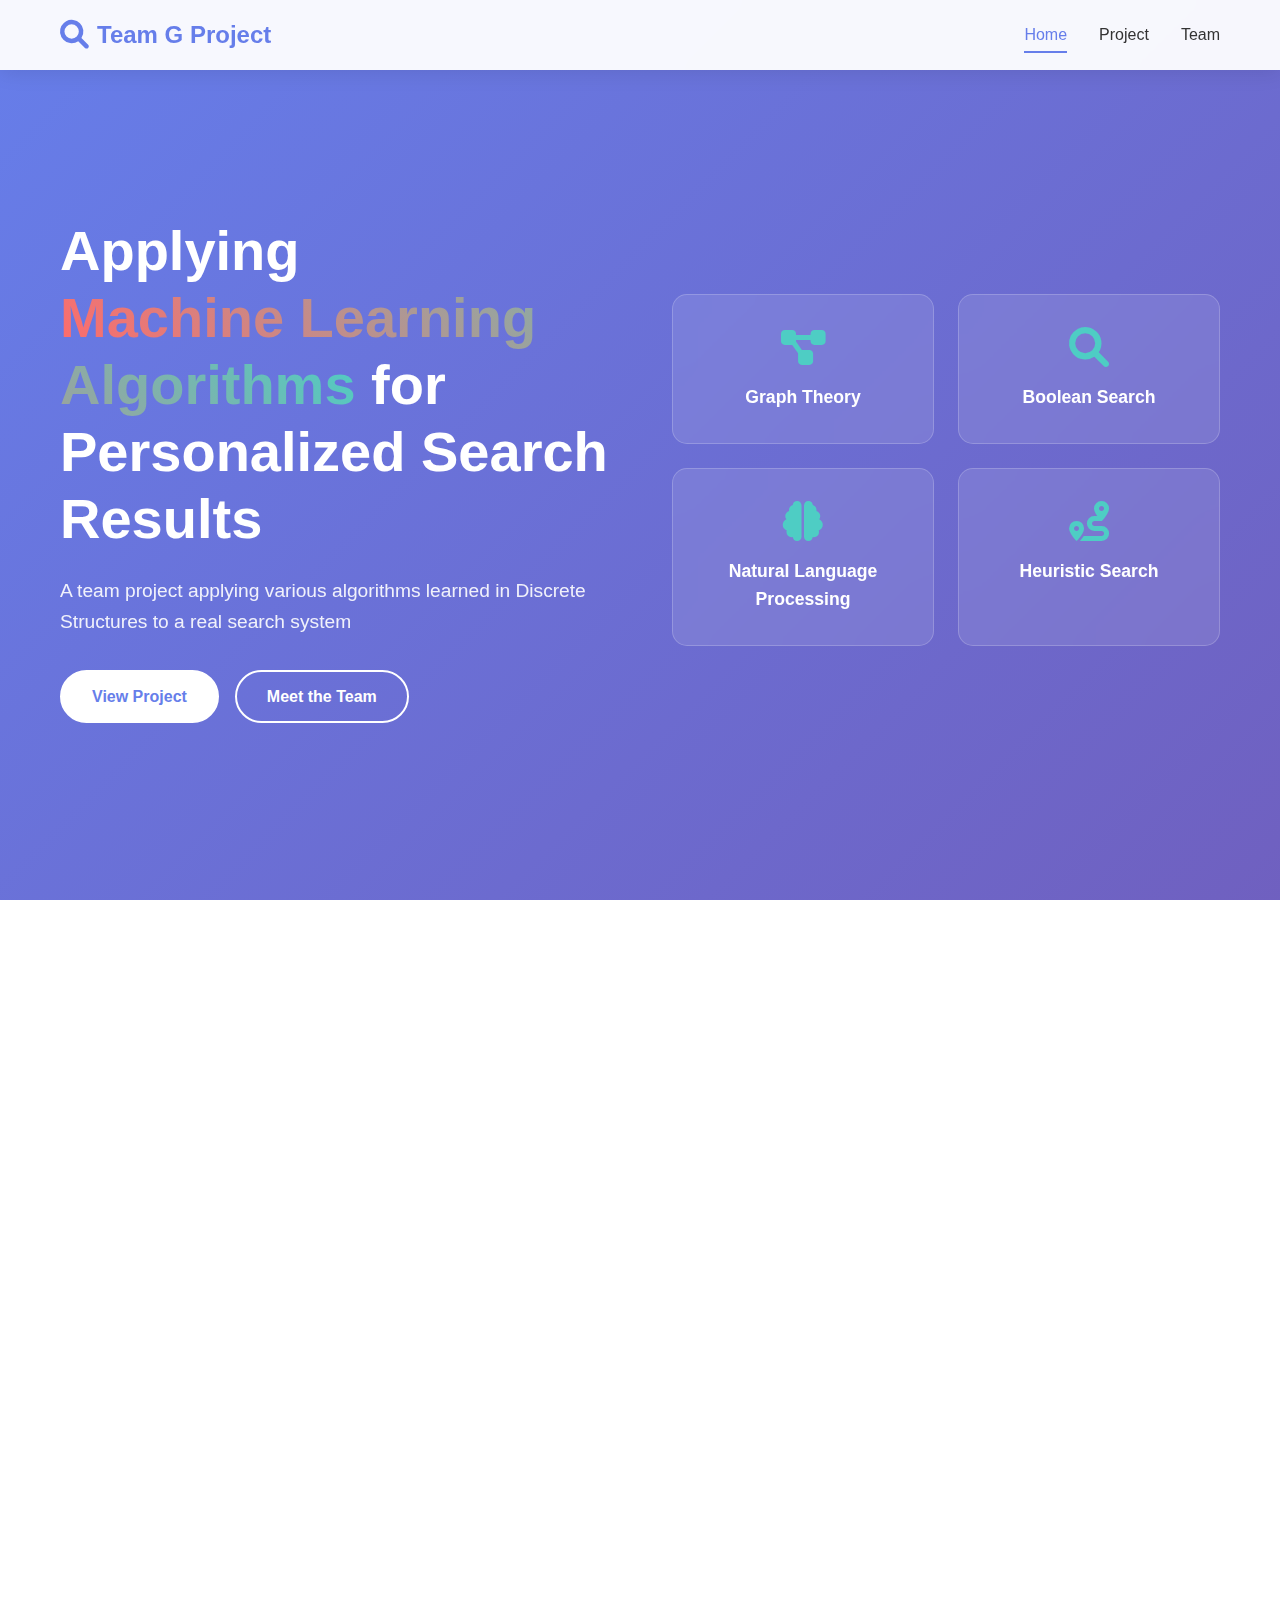
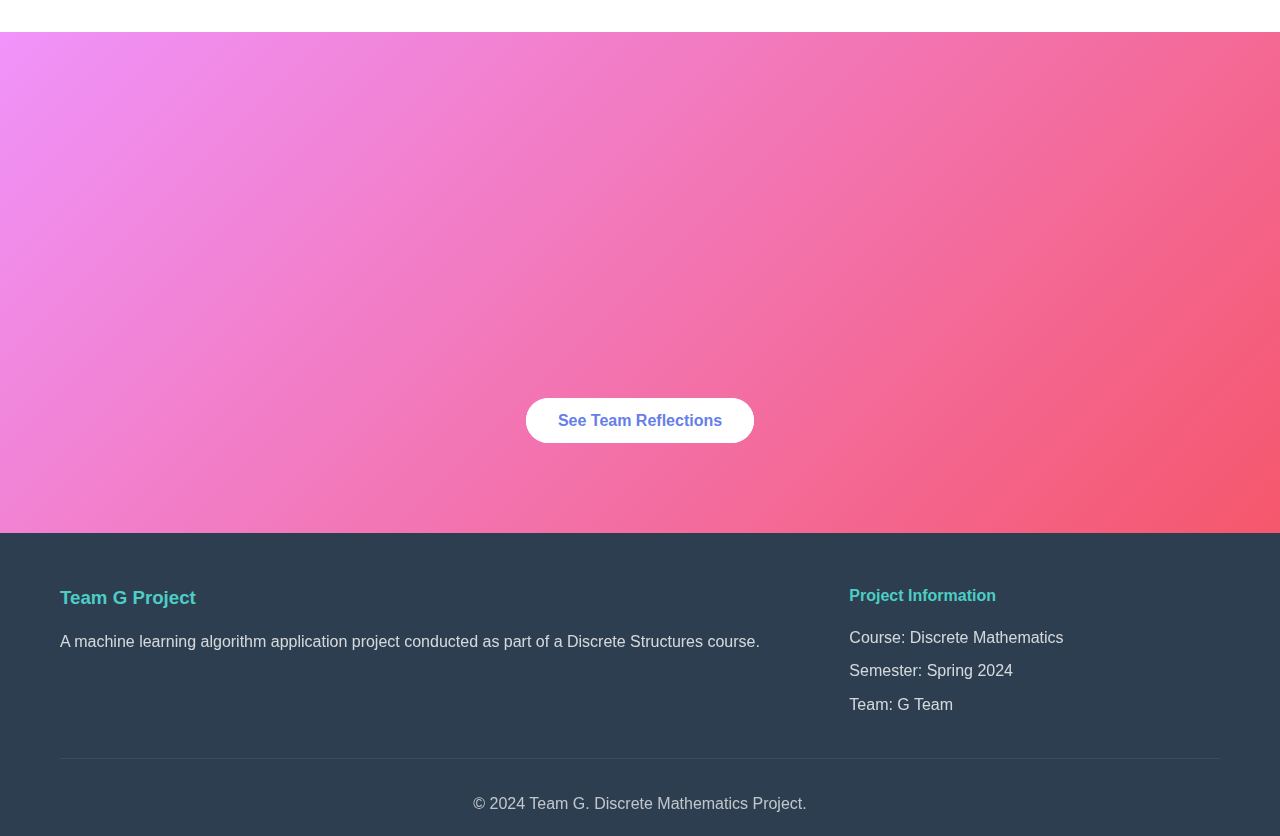
<file: index.html>
<!DOCTYPE html>
<html lang="en">
<head>
    <meta charset="UTF-8">
    <meta name="viewport" content="width=device-width, initial-scale=1.0">
    <title>Personalized Search Algorithm Project - Team G</title>
    <link rel="stylesheet" href="styles/main.css">
    <link href="https://cdnjs.cloudflare.com/ajax/libs/font-awesome/6.0.0/css/all.min.css" rel="stylesheet">
</head>
<body>
    <!-- Navigation -->
    <nav class="navbar">
        <div class="nav-container">
            <div class="nav-logo">
                <i class="fas fa-search"></i>
                <span>Team G Project</span>
            </div>
            <div class="nav-menu" id="navMenu">
                <a href="index.html" class="nav-link active">Home</a>
                <a href="pages/project.html" class="nav-link">Project</a>
                <a href="pages/team.html" class="nav-link">Team</a>
            </div>
            <div class="hamburger" id="hamburger">
                <span></span>
                <span></span>
                <span></span>
            </div>
        </div>
    </nav>

    <!-- Hero Section -->
    <section class="hero">
        <div class="hero-container">
            <div class="hero-content">
                <h1 class="hero-title">Applying <br><span class="highlight">Machine Learning Algorithms</span> for Personalized Search Results</h1>
                <p class="hero-subtitle">A team project applying various algorithms learned in Discrete Structures to a real search system</p>
                <div class="hero-buttons">
                    <a href="pages/project.html" class="btn btn-primary">View Project</a>
                    <a href="pages/team.html" class="btn btn-secondary">Meet the Team</a>
                </div>
            </div>
            <div class="hero-visual">
                <div class="algorithm-cards">
                    <div class="card">
                        <i class="fas fa-project-diagram"></i>
                        <span>Graph Theory</span>
                    </div>
                    <div class="card">
                        <i class="fas fa-search"></i>
                        <span>Boolean Search</span>
                    </div>
                    <div class="card">
                        <i class="fas fa-brain"></i>
                        <span>Natural Language Processing</span>
                    </div>
                    <div class="card">
                        <i class="fas fa-route"></i>
                        <span>Heuristic Search</span>
                    </div>
                </div>
            </div>
        </div>
    </section>

    <!-- Features Section -->
    <section class="features">
        <div class="container">
            <h2 class="section-title">Core Features</h2>
            <div class="features-grid">
                <div class="feature-card">
                    <div class="feature-icon">
                        <i class="fas fa-spider"></i>
                    </div>
                    <h3>Web Crawling</h3>
                    <p>Automatically collects suggested queries and related sentences from Google search results.</p>
                </div>
                <div class="feature-card">
                    <div class="feature-icon">
                        <i class="fas fa-chart-bar"></i>
                    </div>
                    <h3>Keyword Frequency Analysis</h3>
                    <p>Tracks the frequency of user input keywords to provide personalized search results.</p>
                </div>
                <div class="feature-card">
                    <div class="feature-icon">
                        <i class="fas fa-filter"></i>
                    </div>
                    <h3>Result Filtering</h3>
                    <p>Filters out only the most relevant information from collected data.</p>
                </div>
                <div class="feature-card">
                    <div class="feature-icon">
                        <i class="fas fa-save"></i>
                    </div>
                    <h3>Data Storage</h3>
                    <p>Saves user search history to continuously improve personalization.</p>
                </div>
            </div>
        </div>
    </section>

    <!-- Team Section -->
    <section class="team-preview">
        <div class="container">
            <h2 class="section-title">Team Members</h2>
            <div class="team-members">
                <div class="member-card">
                    <div class="member-icon">Kim Gawon</div>
                </div>
                <div class="member-card">
                    <div class="member-icon">Kim Suchan</div>
                </div>
                <div class="member-card">
                    <div class="member-icon">Kim Jimin</div>
                </div>
                <div class="member-card">
                    <div class="member-icon">Wang Wooseok</div>
                </div>
                <div class="member-card">
                    <div class="member-icon">Yoon Jehyeon</div>
                </div>
                <div class="member-card">
                    <div class="member-icon">Hwang Sunjun</div>
                </div>
            </div>
            <div class="team-cta">
                <a href="pages/team.html" class="btn btn-primary">See Team Reflections</a>
            </div>
        </div>
    </section>

    <!-- Footer -->
    <footer class="footer">
        <div class="container">
            <div class="footer-content">
                <div class="footer-section">
                    <h3>Team G Project</h3>
                    <p>A machine learning algorithm application project conducted as part of a Discrete Structures course.</p>
                </div>
                <div class="footer-section">
                    <h4>Project Information</h4>
                    <p>Course: Discrete Mathematics</p>
                    <p>Semester: Spring 2024</p>
                    <p>Team: G Team</p>
                </div>
            </div>
            <div class="footer-bottom">
                <p>&copy; 2024 Team G. Discrete Mathematics Project.</p>
            </div>
        </div>
    </footer>

    <script src="scripts/main.js"></script>
</body>
</html>
</file>
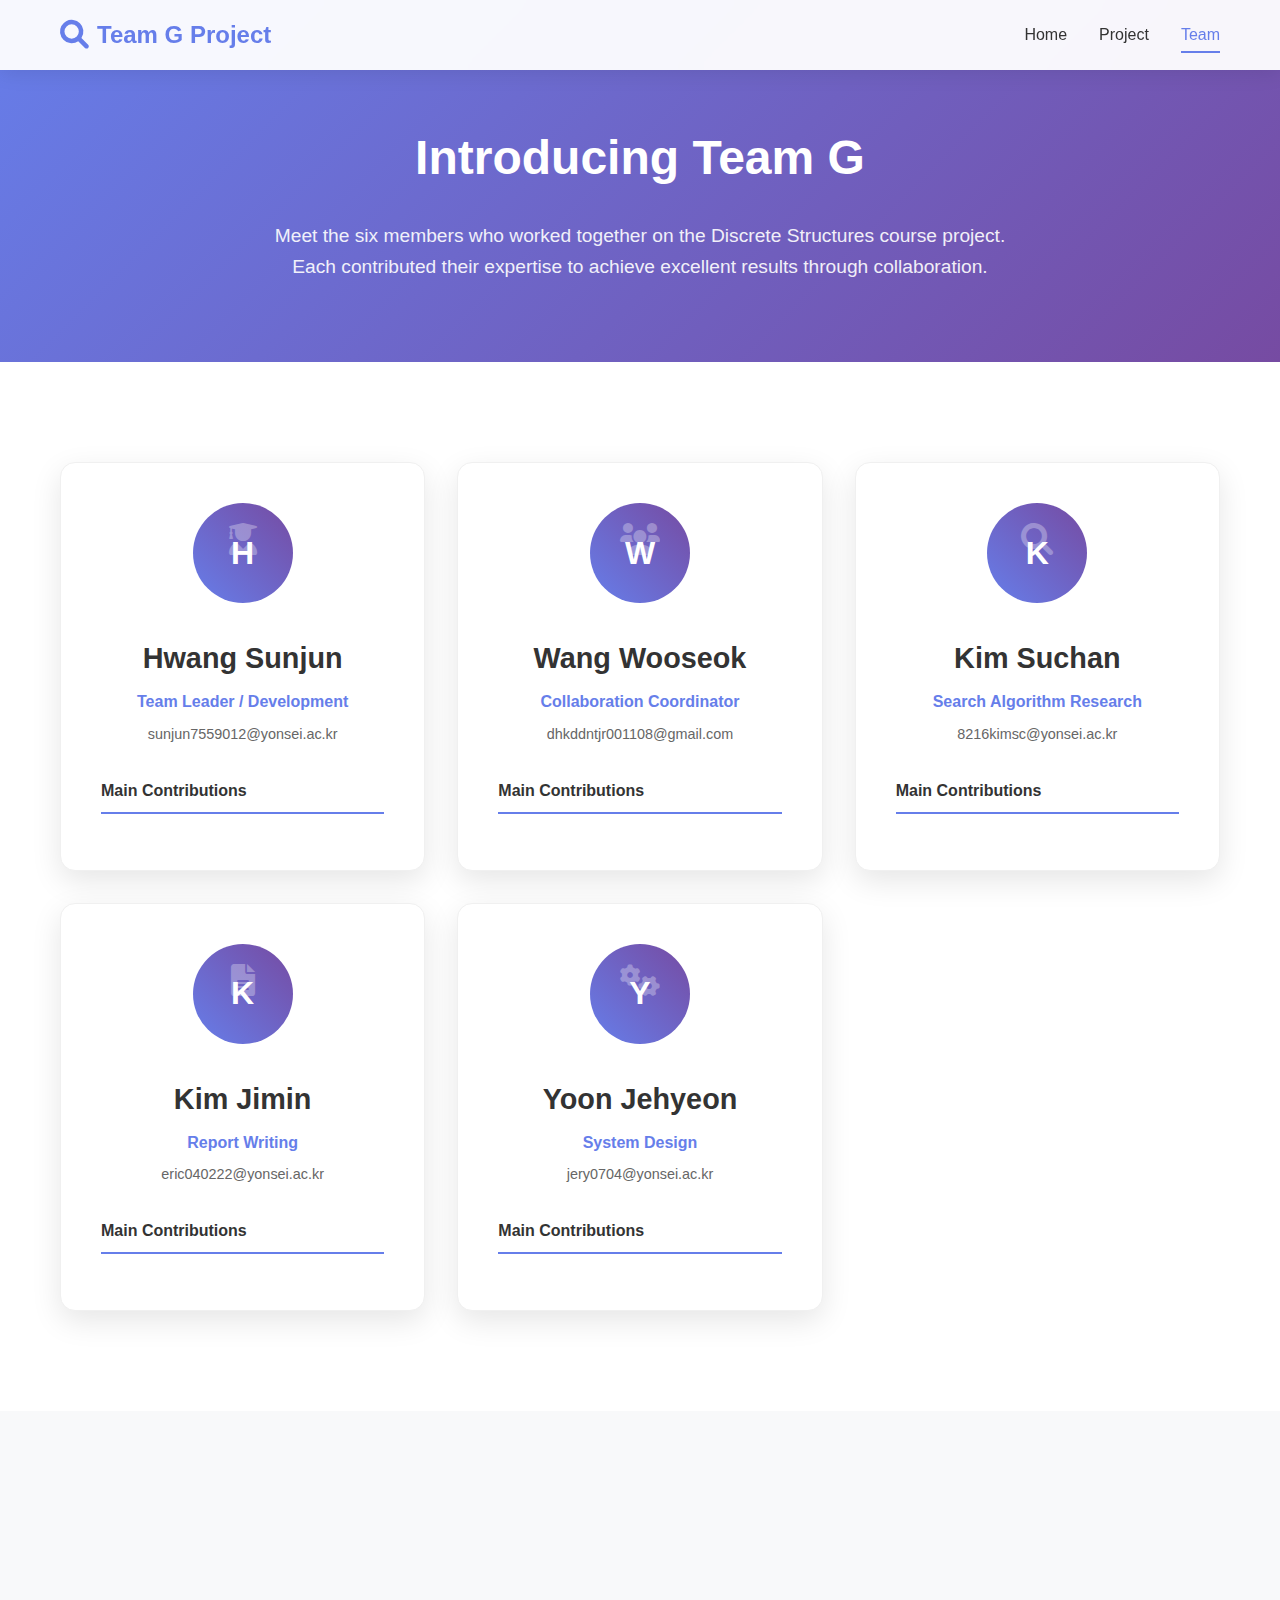
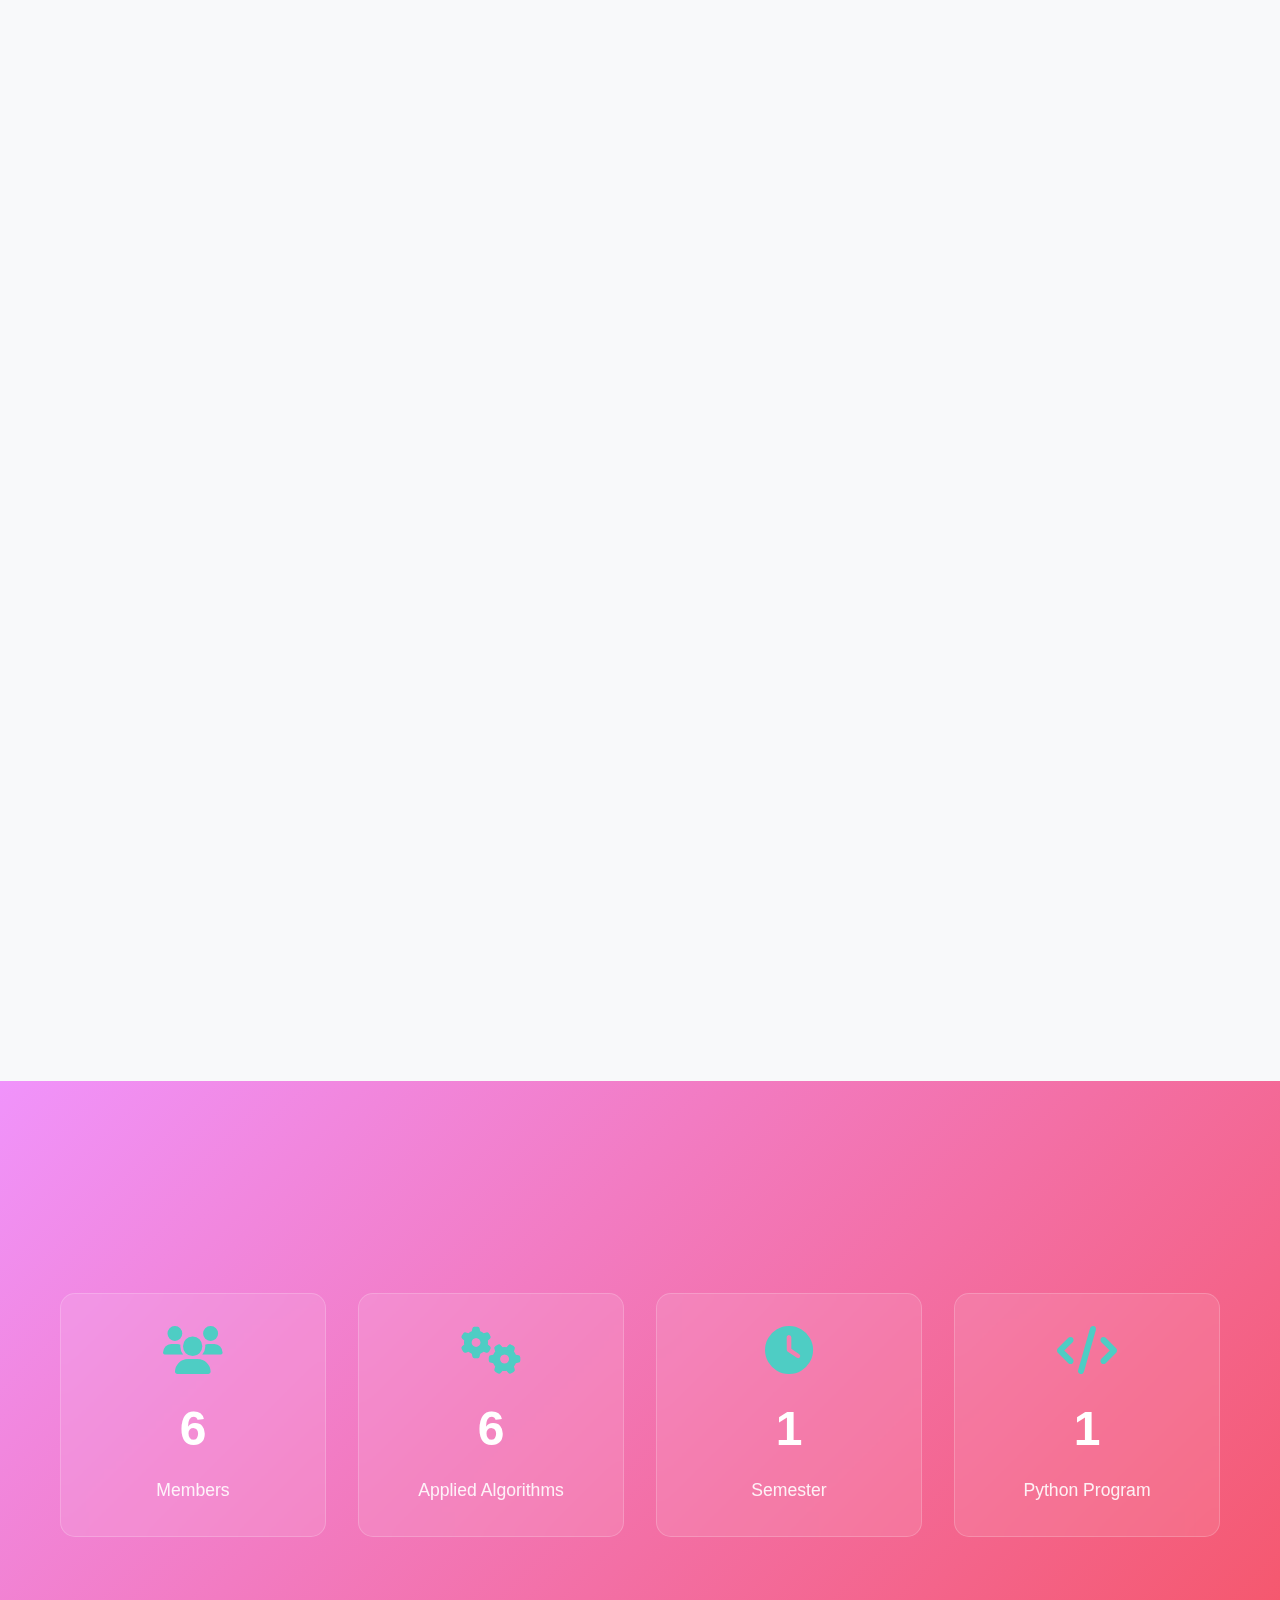
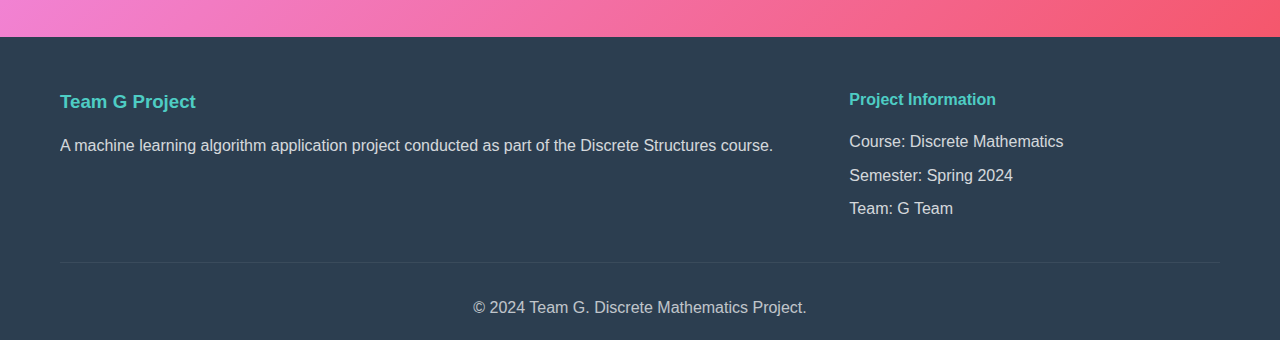
<file: pages/team.html>
<!DOCTYPE html>
<html lang="en">
<head>
    <meta charset="UTF-8">
    <meta name="viewport" content="width=device-width, initial-scale=1.0">
    <title>Team Introduction - Team G</title>
    <link rel="stylesheet" href="../styles/main.css">
    <link href="https://cdnjs.cloudflare.com/ajax/libs/font-awesome/6.0.0/css/all.min.css" rel="stylesheet">
</head>
<body>
    <!-- Navigation -->
    <nav class="navbar">
        <div class="nav-container">
            <div class="nav-logo">
                <i class="fas fa-search"></i>
                <span>Team G Project</span>
            </div>
            <div class="nav-menu" id="navMenu">
                <a href="../index.html" class="nav-link">Home</a>
                <a href="project.html" class="nav-link">Project</a>
                <a href="team.html" class="nav-link active">Team</a>
            </div>
            <div class="hamburger" id="hamburger">
                <span></span>
                <span></span>
                <span></span>
            </div>
        </div>
    </nav>

    <!-- Team Header -->
    <section class="team-header">
        <div class="container">
            <div class="team-intro">
                <h1>Introducing Team G</h1>
                <p class="team-description">
                    Meet the six members who worked together on the Discrete Structures course project.<br>
                    Each contributed their expertise to achieve excellent results through collaboration.
                </p>
            </div>
        </div>
    </section>

    <!-- Team Members -->
    <section class="team-members-section">
        <div class="container">
            <div class="members-grid">
                <!-- Hwang Sunjun -->
                <div class="member-profile">
                    <div class="member-avatar">
                        <i class="fas fa-user-graduate"></i>
                        <div class="member-initial">H</div>
                    </div>
                    <div class="member-info">
                        <h3>Hwang Sunjun</h3>
                        <p class="member-role">Team Leader / Development</p>
                        <p class="member-email">sunjun7559012@yonsei.ac.kr</p>
                        <div class="member-contribution">
                            <h4>Main Contributions</h4>
                            <ul>
                                <li>Code development & implementation</li>
                                <li>Leading report writing</li>
                                <li>Algorithm design</li>
                                <li>Project management</li>
                            </ul>
                        </div>
                    </div>
                </div>

                <!-- Wang Wooseok -->
                <div class="member-profile">
                    <div class="member-avatar">
                        <i class="fas fa-users"></i>
                        <div class="member-initial">W</div>
                    </div>
                    <div class="member-info">
                        <h3>Wang Wooseok</h3>
                        <p class="member-role">Collaboration Coordinator</p>
                        <p class="member-email">dhkddntjr001108@gmail.com</p>
                        <div class="member-contribution">
                            <h4>Main Contributions</h4>
                            <ul>
                                <li>Team coordination</li>
                                <li>Project scheduling</li>
                                <li>Collaboration process improvement</li>
                                <li>Quality control</li>
                            </ul>
                        </div>
                    </div>
                </div>

                <!-- Kim Suchan -->
                <div class="member-profile">
                    <div class="member-avatar">
                        <i class="fas fa-search"></i>
                        <div class="member-initial">K</div>
                    </div>
                    <div class="member-info">
                        <h3>Kim Suchan</h3>
                        <p class="member-role">Search Algorithm Research</p>
                        <p class="member-email">8216kimsc@yonsei.ac.kr</p>
                        <div class="member-contribution">
                            <h4>Main Contributions</h4>
                            <ul>
                                <li>Search engine algorithm analysis</li>
                                <li>Technical research</li>
                                <li>Algorithm optimization</li>
                                <li>Performance testing</li>
                            </ul>
                        </div>
                    </div>
                </div>

                <!-- Kim Jimin -->
                <div class="member-profile">
                    <div class="member-avatar">
                        <i class="fas fa-file-alt"></i>
                        <div class="member-initial">K</div>
                    </div>
                    <div class="member-info">
                        <h3>Kim Jimin</h3>
                        <p class="member-role">Report Writing</p>
                        <p class="member-email">eric040222@yonsei.ac.kr</p>
                        <div class="member-contribution">
                            <h4>Main Contributions</h4>
                            <ul>
                                <li>Report composition and writing</li>
                                <li>Research and organization</li>
                                <li>Documentation</li>
                                <li>Presentation preparation</li>
                            </ul>
                        </div>
                    </div>
                </div>

                <!-- Yoon Jehyeon -->
                <div class="member-profile">
                    <div class="member-avatar">
                        <i class="fas fa-cogs"></i>
                        <div class="member-initial">Y</div>
                    </div>
                    <div class="member-info">
                        <h3>Yoon Jehyeon</h3>
                        <p class="member-role">System Design</p>
                        <p class="member-email">jery0704@yonsei.ac.kr</p>
                        <div class="member-contribution">
                            <h4>Main Contributions</h4>
                            <ul>
                                <li>System architecture design</li>
                                <li>Algorithm structure analysis</li>
                                <li>Technical decision-making</li>
                                <li>Research on implementation methodologies</li>
                            </ul>
                        </div>
                    </div>
                </div>

                <!-- Kim Gawon -->
                <div class="member-profile">
                    <div class="member-avatar">
                        <i class="fas fa-chart-line"></i>
                        <div class="member-initial">K</div>
                    </div>
                    <div class="member-info">
                        <h3>Kim Gawon</h3>
                        <p class="member-role">Data Analysis</p>
                        <p class="member-email">kgw22@yonsei.ac.kr</p>
                        <div class="member-contribution">
                            <h4>Main Contributions</h4>
                            <ul>
                                <li>Data collection and analysis</li>
                                <li>Algorithm performance evaluation</li>
                                <li>Result interpretation</li>
                                <li>Quality verification</li>
                            </ul>
                        </div>
                    </div>
                </div>
            </div>
        </div>
    </section>

    <!-- Team Reflections -->
    <section class="reflections-section">
        <div class="container">
            <h2 class="section-title">Team Reflections</h2>
            <div class="reflections-grid">
                <div class="reflection-card">
                    <div class="reflection-header">
                        <div class="reflection-avatar">H</div>
                        <div class="reflection-info">
                            <h3>Hwang Sunjun</h3>
                            <span>Team Leader</span>
                        </div>
                    </div>
                    <div class="reflection-content">
                        <p>This project was a time of great challenge and growth. By leading both code implementation and report writing, I was able to gain a deeper understanding of algorithms and technologies. Applying theory to a real project helped narrow the gap between theory and practice.</p>
                        <p>I enhanced my problem-solving skills through coding challenges and improved project quality through collaboration with teammates. Writing the report was also a valuable opportunity to organize and reflect on the entire process. This experience will serve as a solid foundation for my future studies and research, giving me confidence to take on greater challenges.</p>
                    </div>
                </div>

                <div class="reflection-card">
                    <div class="reflection-header">
                        <div class="reflection-avatar">W</div>
                        <div class="reflection-info">
                            <h3>Wang Wooseok</h3>
                            <span>Collaboration Coordinator</span>
                        </div>
                    </div>
                    <div class="reflection-content">
                        <p>This team project was a valuable experience that taught me many lessons. At first, I thought collaboration would make the project easy, but as we progressed, we faced various challenges.</p>
                        <p>Nevertheless, by leveraging and complementing each member’s strengths, we achieved far better outcomes than individual efforts. The combined contributions elevated the project’s quality and led to innovative results.</p>
                    </div>
                </div>

                <div class="reflection-card">
                    <div class="reflection-header">
                        <div class="reflection-avatar">K</div>
                        <div class="reflection-info">
                            <h3>Kim Suchan</h3>
                            <span>Algorithm Research</span>
                        </div>
                    </div>
                    <div class="reflection-content">
                        <p>Previously, I only vaguely imagined how search engine algorithms might work. Through this project, I gained a clearer understanding of how algorithms are applied in real search engines.</p>
                        <p>I learned about the complexity of actual search systems and how various algorithms interact harmoniously. It was highly beneficial to confirm how theoretical concepts are practically implemented.</p>
                    </div>
                </div>

                <div class="reflection-card">
                    <div class="reflection-header">
                        <div class="reflection-avatar">K</div>
                        <div class="reflection-info">
                            <h3>Kim Jimin</h3>
                            <span>Report Writing</span>
                        </div>
                    </div>
                    <div class="reflection-content">
                        <p>While working on this project, I applied what I learned in Discrete Structures and gained new insights through additional research. It was also a chance to review and reinforce what I had previously studied.</p>
                        <p>I regret that my limited abilities meant I couldn’t contribute more to the team. However, I learned a lot from this experience and will continue to improve. Report writing in particular helped me practice organizing and systematizing the entire project.</p>
                    </div>
                </div>

                <div class="reflection-card">
                    <div class="reflection-header">
                        <div class="reflection-avatar">Y</div>
                        <div class="reflection-info">
                            <h3>Yoon Jehyeon</h3>
                            <span>System Design</span>
                        </div>
                    </div>
                    <div class="reflection-content">
                        <p>It was rewarding to research a topic I’ve always been interested in—search algorithms. Although it’s a familiar subject in daily life, I had never investigated the actual principles in depth before this project.</p>
                        <p>As a project topic, it gave me the chance to study search algorithm mechanisms and even implement a simple version myself. Designing the system also improved my ability to understand overall architecture.</p>
                    </div>
                </div>

                <div class="reflection-card">
                    <div class="reflection-header">
                        <div class="reflection-avatar">K</div>
                        <div class="reflection-info">
                            <h3>Kim Gawon</h3>
                            <span>Data Analysis</span>
                        </div>
                    </div>
                    <div class="reflection-content">
                        <p>Through this project, I was able to study in depth how search algorithms support daily life, learning their principles and different types.</p>
                        <p>Additionally, by combining each member’s research, we could share our findings and learn about unfamiliar fields from one another. This made it a highly meaningful and educational experience.</p>
                    </div>
                </div>
            </div>
        </div>
    </section>

    <!-- Team Statistics -->
    <section class="team-stats-section">
        <div class="container">
            <h2 class="section-title">Project Statistics</h2>
            <div class="stats-grid">
                <div class="stat-card">
                    <div class="stat-icon">
                        <i class="fas fa-users"></i>
                    </div>
                    <div class="stat-number">6</div>
                    <div class="stat-label">Members</div>
                </div>
                <div class="stat-card">
                    <div class="stat-icon">
                        <i class="fas fa-cogs"></i>
                    </div>
                    <div class="stat-number">6</div>
                    <div class="stat-label">Applied Algorithms</div>
                </div>
                <div class="stat-card">
                    <div class="stat-icon">
                        <i class="fas fa-clock"></i>
                    </div>
                    <div class="stat-number">1</div>
                    <div class="stat-label">Semester</div>
                </div>
                <div class="stat-card">
                    <div class="stat-icon">
                        <i class="fas fa-code"></i>
                    </div>
                    <div class="stat-number">1</div>
                    <div class="stat-label">Python Program</div>
                </div>
            </div>
        </div>
    </section>

    <!-- Footer -->
    <footer class="footer">
        <div class="container">
            <div class="footer-content">
                <div class="footer-section">
                    <h3>Team G Project</h3>
                    <p>A machine learning algorithm application project conducted as part of the Discrete Structures course.</p>
                </div>
                <div class="footer-section">
                    <h4>Project Information</h4>
                    <p>Course: Discrete Mathematics</p>
                    <p>Semester: Spring 2024</p>
                    <p>Team: G Team</p>
                </div>
            </div>
            <div class="footer-bottom">
                <p>&copy; 2024 Team G. Discrete Mathematics Project.</p>
            </div>
        </div>
    </footer>

    <script src="../scripts/main.js"></script>
    <script src="../scripts/team.js"></script>
</body>
</html>
</file>
<file: styles/main.css>
* {
    margin: 0;
    padding: 0;
    box-sizing: border-box;
}

body {
    font-family: 'Arial', sans-serif;
    line-height: 1.6;
    color: #333;
    background: linear-gradient(135deg, #667eea 0%, #764ba2 100%);
}

.container {
    max-width: 1200px;
    margin: 0 auto;
    padding: 0 20px;
}

/* Navigation */
.navbar {
    background: rgba(255, 255, 255, 0.95);
    backdrop-filter: blur(10px);
    padding: 1rem 0;
    position: fixed;
    top: 0;
    width: 100%;
    z-index: 1000;
    box-shadow: 0 2px 20px rgba(0, 0, 0, 0.1);
}

.nav-container {
    max-width: 1200px;
    margin: 0 auto;
    padding: 0 20px;
    display: flex;
    justify-content: space-between;
    align-items: center;
}

.nav-logo {
    display: flex;
    align-items: center;
    font-size: 1.5rem;
    font-weight: bold;
    color: #667eea;
}

.nav-logo i {
    margin-right: 0.5rem;
    font-size: 1.8rem;
}

.nav-menu {
    display: flex;
    gap: 2rem;
}

.nav-link {
    text-decoration: none;
    color: #333;
    font-weight: 500;
    transition: all 0.3s ease;
    position: relative;
}

.nav-link:hover,
.nav-link.active {
    color: #667eea;
}

.nav-link::after {
    content: '';
    position: absolute;
    bottom: -5px;
    left: 0;
    width: 0;
    height: 2px;
    background: #667eea;
    transition: width 0.3s ease;
}

.nav-link:hover::after,
.nav-link.active::after {
    width: 100%;
}

.hamburger {
    display: none;
    flex-direction: column;
    cursor: pointer;
}

.hamburger span {
    width: 25px;
    height: 3px;
    background: #333;
    margin: 3px 0;
    transition: 0.3s;
}

/* Hero Section */
.hero {
    padding: 120px 0 80px;
    color: white;
    min-height: 100vh;
    display: flex;
    align-items: center;
}

.hero-container {
    max-width: 1200px;
    margin: 0 auto;
    padding: 0 20px;
    display: grid;
    grid-template-columns: 1fr 1fr;
    gap: 4rem;
    align-items: center;
}

.hero-title {
    font-size: 3.5rem;
    font-weight: 700;
    margin-bottom: 1.5rem;
    line-height: 1.2;
}

.highlight {
    background: linear-gradient(45deg, #ff6b6b, #4ecdc4);
    -webkit-background-clip: text;
    -webkit-text-fill-color: transparent;
    background-clip: text;
}

.hero-subtitle {
    font-size: 1.2rem;
    margin-bottom: 2rem;
    opacity: 0.9;
}

.hero-buttons {
    display: flex;
    gap: 1rem;
}

.btn {
    padding: 12px 30px;
    border-radius: 50px;
    text-decoration: none;
    font-weight: 600;
    transition: all 0.3s ease;
    border: 2px solid transparent;
}

.btn-primary {
    background: white;
    color: #667eea;
    border-color: white;
}

.btn-primary:hover {
    background: transparent;
    color: white;
    border-color: white;
    transform: translateY(-2px);
}

.btn-secondary {
    background: transparent;
    color: white;
    border-color: white;
}

.btn-secondary:hover {
    background: white;
    color: #667eea;
    transform: translateY(-2px);
}

/* Algorithm Cards */
.algorithm-cards {
    display: grid;
    grid-template-columns: 1fr 1fr;
    gap: 1.5rem;
}

.card {
    background: rgba(255, 255, 255, 0.1);
    backdrop-filter: blur(10px);
    border: 1px solid rgba(255, 255, 255, 0.2);
    border-radius: 15px;
    padding: 2rem;
    text-align: center;
    transition: all 0.3s ease;
}

.card:hover {
    transform: translateY(-10px);
    background: rgba(255, 255, 255, 0.2);
}

.card i {
    font-size: 2.5rem;
    margin-bottom: 1rem;
    color: #4ecdc4;
}

.card span {
    display: block;
    font-weight: 600;
    font-size: 1.1rem;
}

/* Features Section */
.features {
    padding: 100px 0;
    background: white;
}

.section-title {
    text-align: center;
    font-size: 2.5rem;
    margin-bottom: 3rem;
    color: #333;
}

.features-grid {
    display: grid;
    grid-template-columns: repeat(auto-fit, minmax(250px, 1fr));
    gap: 2rem;
}

.feature-card {
    background: white;
    padding: 2.5rem;
    border-radius: 15px;
    text-align: center;
    box-shadow: 0 10px 30px rgba(0, 0, 0, 0.1);
    transition: all 0.3s ease;
    border: 1px solid #f0f0f0;
}

.feature-card:hover {
    transform: translateY(-10px);
    box-shadow: 0 20px 40px rgba(0, 0, 0, 0.15);
}

.feature-icon {
    width: 80px;
    height: 80px;
    background: linear-gradient(45deg, #667eea, #764ba2);
    border-radius: 50%;
    display: flex;
    align-items: center;
    justify-content: center;
    margin: 0 auto 1.5rem;
}

.feature-icon i {
    font-size: 2rem;
    color: white;
}

.feature-card h3 {
    font-size: 1.5rem;
    margin-bottom: 1rem;
    color: #333;
}

.feature-card p {
    color: #666;
    line-height: 1.6;
}

/* Team Preview Section */
.team-preview {
    padding: 100px 0;
    background: linear-gradient(135deg, #f093fb 0%, #f5576c 100%);
    color: white;
}

.team-members {
    display: grid;
    grid-template-columns: repeat(auto-fit, minmax(150px, 1fr));
    gap: 2rem;
    margin-bottom: 3rem;
}

.member-card {
    text-align: center;
}

.member-icon {
    width: 100px;
    height: 100px;
    background: rgba(255, 255, 255, 0.2);
    border-radius: 50%;
    display: flex;
    align-items: center;
    justify-content: center;
    margin: 0 auto 1rem;
    font-weight: 600;
    font-size: 1rem;
    transition: all 0.3s ease;
    border: 3px solid rgba(255, 255, 255, 0.3);
}

.member-icon:hover {
    background: rgba(255, 255, 255, 0.3);
    transform: scale(1.1);
}

.team-cta {
    text-align: center;
}

/* Footer */
.footer {
    background: #2c3e50;
    color: white;
    padding: 50px 0 20px;
}

.footer-content {
    display: grid;
    grid-template-columns: 2fr 1fr;
    gap: 3rem;
    margin-bottom: 2rem;
}

.footer-section h3,
.footer-section h4 {
    margin-bottom: 1rem;
    color: #4ecdc4;
}

.footer-section p {
    margin-bottom: 0.5rem;
    opacity: 0.8;
}

.footer-bottom {
    padding-top: 2rem;
    border-top: 1px solid rgba(255, 255, 255, 0.1);
    text-align: center;
    opacity: 0.7;
}

/* Project Page Styles */
.project-header {
    padding: 120px 0 80px;
    background: linear-gradient(135deg, #667eea 0%, #764ba2 100%);
    color: white;
    text-align: center;
    position: relative;
    overflow: hidden;
}

.project-header::before {
    content: '';
    position: absolute;
    top: 0;
    left: 0;
    width: 100%;
    height: 100%;
    background: radial-gradient(circle at 30% 70%, rgba(255, 255, 255, 0.1) 0%, transparent 50%);
    pointer-events: none;
}

.project-intro {
    position: relative;
    z-index: 2;
}

.project-intro h1 {
    font-size: 3.5rem;
    margin-bottom: 1.5rem;
    line-height: 1.2;
    font-weight: 700;
}

.project-description {
    font-size: 1.2rem;
    margin-bottom: 2rem;
    opacity: 0.9;
    max-width: 800px;
    margin-left: auto;
    margin-right: auto;
}

.project-meta {
    display: flex;
    justify-content: center;
    gap: 2rem;
    flex-wrap: wrap;
}

.meta-item {
    display: flex;
    align-items: center;
    gap: 0.5rem;
    font-weight: 500;
    padding: 0.5rem 1rem;
    background: rgba(255, 255, 255, 0.1);
    border-radius: 25px;
    backdrop-filter: blur(10px);
    transition: all 0.3s ease;
}

.meta-item:hover {
    background: rgba(255, 255, 255, 0.2);
    transform: translateY(-2px);
}

/* Project Overview */
.project-overview {
    padding: 100px 0;
    background: white;
}

.overview-grid {
    display: grid;
    grid-template-columns: 1fr 1fr;
    gap: 4rem;
    align-items: center;
}

.overview-content h2 {
    font-size: 2.5rem;
    margin-bottom: 1.5rem;
    color: #333;
}

.overview-content p {
    font-size: 1.1rem;
    color: #666;
    margin-bottom: 2rem;
    line-height: 1.6;
}

.project-goals h3 {
    color: #667eea;
    margin-bottom: 1rem;
    font-size: 1.5rem;
}

.project-goals ul {
    list-style: none;
    padding: 0;
}

.project-goals li {
    padding: 0.5rem 0;
    position: relative;
    padding-left: 2rem;
    color: #333;
}

.project-goals li::before {
    content: '✓';
    position: absolute;
    left: 0;
    color: #4ecdc4;
    font-weight: bold;
    font-size: 1.2rem;
}

/* Process Flow */
.process-flow {
    display: flex;
    flex-direction: column;
    gap: 2rem;
    align-items: center;
    margin-top: 2rem;
}

.flow-step {
    display: flex;
    align-items: center;
    gap: 2rem;
    padding: 2.5rem;
    background: white;
    border-radius: 15px;
    box-shadow: 0 10px 30px rgba(0, 0, 0, 0.1);
    width: 100%;
    max-width: 450px;
    transition: all 0.3s ease;
    border: 1px solid #f0f0f0;
}

.flow-step:hover {
    transform: translateX(10px);
    box-shadow: 0 15px 40px rgba(0, 0, 0, 0.15);
    border-left: 4px solid #667eea;
}

.step-number {
    width: 60px;
    height: 60px;
    background: linear-gradient(45deg, #667eea, #764ba2);
    border-radius: 50%;
    display: flex;
    align-items: center;
    justify-content: center;
    font-size: 1.5rem;
    font-weight: bold;
    color: white;
    flex-shrink: 0;
    transition: all 0.3s ease;
}

.flow-step:hover .step-number {
    transform: scale(1.1);
    background: linear-gradient(45deg, #4ecdc4, #667eea);
}

.step-content h4 {
    margin-bottom: 0.5rem;
    color: #333;
    font-size: 1.2rem;
}

.step-content p {
    color: #666;
    margin: 0;
    line-height: 1.5;
}

.flow-arrow {
    text-align: center;
}

.flow-arrow i {
    font-size: 2rem;
    color: #667eea;
    transition: all 0.3s ease;
}

/* Algorithms Section */
.algorithms-section {
    padding: 100px 0;
    background: #f8f9fa;
}

.algorithms-grid {
    display: grid;
    grid-template-columns: repeat(auto-fit, minmax(350px, 1fr));
    gap: 2rem;
}

.algorithm-card {
    background: white;
    padding: 2.5rem;
    border-radius: 20px;
    box-shadow: 0 10px 30px rgba(0, 0, 0, 0.1);
    transition: all 0.4s cubic-bezier(0.175, 0.885, 0.32, 1.275);
    border: 1px solid #f0f0f0;
    position: relative;
    overflow: hidden;
    cursor: pointer;
}

.algorithm-card::before {
    content: '';
    position: absolute;
    top: 0;
    left: -100%;
    width: 100%;
    height: 100%;
    background: linear-gradient(90deg, transparent, rgba(102, 126, 234, 0.1), transparent);
    transition: left 0.6s ease;
}

.algorithm-card:hover::before {
    left: 100%;
}

.algorithm-card:hover {
    transform: translateY(-15px) scale(1.03);
    box-shadow: 0 25px 50px rgba(0, 0, 0, 0.2);
}

.algorithm-icon {
    width: 80px;
    height: 80px;
    background: linear-gradient(45deg, #667eea, #764ba2);
    border-radius: 50%;
    display: flex;
    align-items: center;
    justify-content: center;
    margin-bottom: 1.5rem;
    transition: all 0.4s ease;
}

.algorithm-icon i {
    font-size: 2rem;
    color: white;
    transition: all 0.3s ease;
}

.algorithm-card:hover .algorithm-icon {
    transform: scale(1.1) rotate(5deg);
    background: linear-gradient(45deg, #667eea, #764ba2, #4ecdc4);
}

.algorithm-card h3 {
    font-size: 1.5rem;
    margin-bottom: 1rem;
    color: #333;
}

.algorithm-card > p {
    color: #666;
    line-height: 1.6;
    margin-bottom: 1rem;
}

.algorithm-details {
    border-top: 1px solid #eee;
    padding-top: 0;
    max-height: 0;
    overflow: hidden;
    opacity: 0;
    transition: all 0.4s ease;
    margin-top: 0;
}

.algorithm-card:hover .algorithm-details {
    max-height: 250px;
    opacity: 1;
    margin-top: 1.5rem;
    padding-top: 1.5rem;
}

.algorithm-details h4 {
    color: #667eea;
    margin-bottom: 1rem;
    font-size: 1.1rem;
}

.algorithm-details ul {
    list-style: none;
    padding: 0;
}

.algorithm-details li {
    padding: 0.3rem 0;
    color: #666;
    position: relative;
    padding-left: 1.5rem;
}

.algorithm-details li::before {
    content: '▸';
    position: absolute;
    left: 0;
    color: #4ecdc4;
}

/* Architecture Section */
.architecture-section {
    padding: 100px 0;
    background: white;
}

.architecture-content {
    max-width: 1200px;
    margin: 0 auto;
}

.architecture-diagram {
    display: grid;
    grid-template-columns: repeat(auto-fit, minmax(220px, 1fr));
    gap: 2rem;
    margin-bottom: 4rem;
}

.component {
    text-align: center;
    padding: 2.5rem;
    background: #f8f9fa;
    border-radius: 15px;
    transition: all 0.4s ease;
    cursor: pointer;
    border: 2px solid transparent;
}

.component:hover {
    transform: translateY(-10px) scale(1.05);
    background: linear-gradient(135deg, #667eea, #764ba2);
    color: white;
    box-shadow: 0 15px 35px rgba(102, 126, 234, 0.4);
}

.component i {
    font-size: 3rem;
    color: #667eea;
    margin-bottom: 1rem;
    transition: all 0.3s ease;
}

.component:hover i {
    color: white;
    transform: scale(1.2);
}

.component h4 {
    margin-bottom: 0.5rem;
    color: #333;
    transition: all 0.3s ease;
}

.component:hover h4 {
    color: white;
}

.component p {
    color: #666;
    font-size: 0.9rem;
    transition: all 0.3s ease;
}

.component:hover p {
    color: rgba(255, 255, 255, 0.9);
}

.implementation-details h3 {
    font-size: 2rem;
    margin-bottom: 2rem;
    color: #333;
    text-align: center;
}

.details-grid {
    display: grid;
    grid-template-columns: repeat(auto-fit, minmax(280px, 1fr));
    gap: 2rem;
}

.detail-item {
    padding: 2rem;
    background: #f8f9fa;
    border-radius: 15px;
    border-left: 4px solid #667eea;
    transition: all 0.3s ease;
}

.detail-item:hover {
    transform: translateY(-5px);
    box-shadow: 0 10px 25px rgba(0, 0, 0, 0.1);
}

.detail-item h4 {
    color: #667eea;
    margin-bottom: 1rem;
    font-size: 1.2rem;
}

.detail-item p {
    color: #666;
    line-height: 1.6;
}

/* Results Section */
.results-section {
    padding: 100px 0;
    background: linear-gradient(135deg, #f093fb 0%, #f5576c 100%);
    color: white;
}

.results-section .section-title {
    color: white;
    margin-bottom: 3rem;
}

.achievement-cards {
    display: grid;
    grid-template-columns: repeat(auto-fit, minmax(280px, 1fr));
    gap: 2rem;
}

.achievement-card {
    background: rgba(255, 255, 255, 0.1);
    backdrop-filter: blur(10px);
    border: 1px solid rgba(255, 255, 255, 0.2);
    border-radius: 15px;
    padding: 2.5rem;
    text-align: center;
    transition: all 0.4s ease;
    cursor: pointer;
}

.achievement-card:hover {
    transform: translateY(-10px) scale(1.05);
    background: rgba(255, 255, 255, 0.2);
    box-shadow: 0 20px 40px rgba(0, 0, 0, 0.3);
}

.achievement-card i {
    font-size: 3rem;
    margin-bottom: 1.5rem;
    color: #4ecdc4;
    transition: all 0.3s ease;
}

.achievement-card:hover i {
    transform: scale(1.3) rotate(10deg);
}

.achievement-card h3 {
    margin-bottom: 1rem;
    font-size: 1.3rem;
}

.achievement-card p {
    opacity: 0.9;
    line-height: 1.6;
}

/* Responsive Design for Project Page */
@media (max-width: 768px) {
    .project-intro h1 {
        font-size: 2.5rem;
    }
    
    .project-meta {
        flex-direction: column;
        align-items: center;
    }
    
    .overview-grid {
        grid-template-columns: 1fr;
        gap: 2rem;
    }
    
    .algorithms-grid {
        grid-template-columns: 1fr;
    }
    
    .architecture-diagram {
        grid-template-columns: repeat(2, 1fr);
    }
    
    .details-grid {
        grid-template-columns: 1fr;
    }
    
    .flow-step {
        padding: 2rem;
        gap: 1.5rem;
    }
    
    .step-number {
        width: 50px;
        height: 50px;
        font-size: 1.2rem;
    }
    
    .component {
        padding: 2rem;
    }
    
    .component i {
        font-size: 2.5rem;
    }
}

@media (max-width: 480px) {
    .architecture-diagram {
        grid-template-columns: 1fr;
    }
    
    .project-intro h1 {
        font-size: 2rem;
    }
    
    .flow-step {
        flex-direction: column;
        text-align: center;
    }
}
</file>
